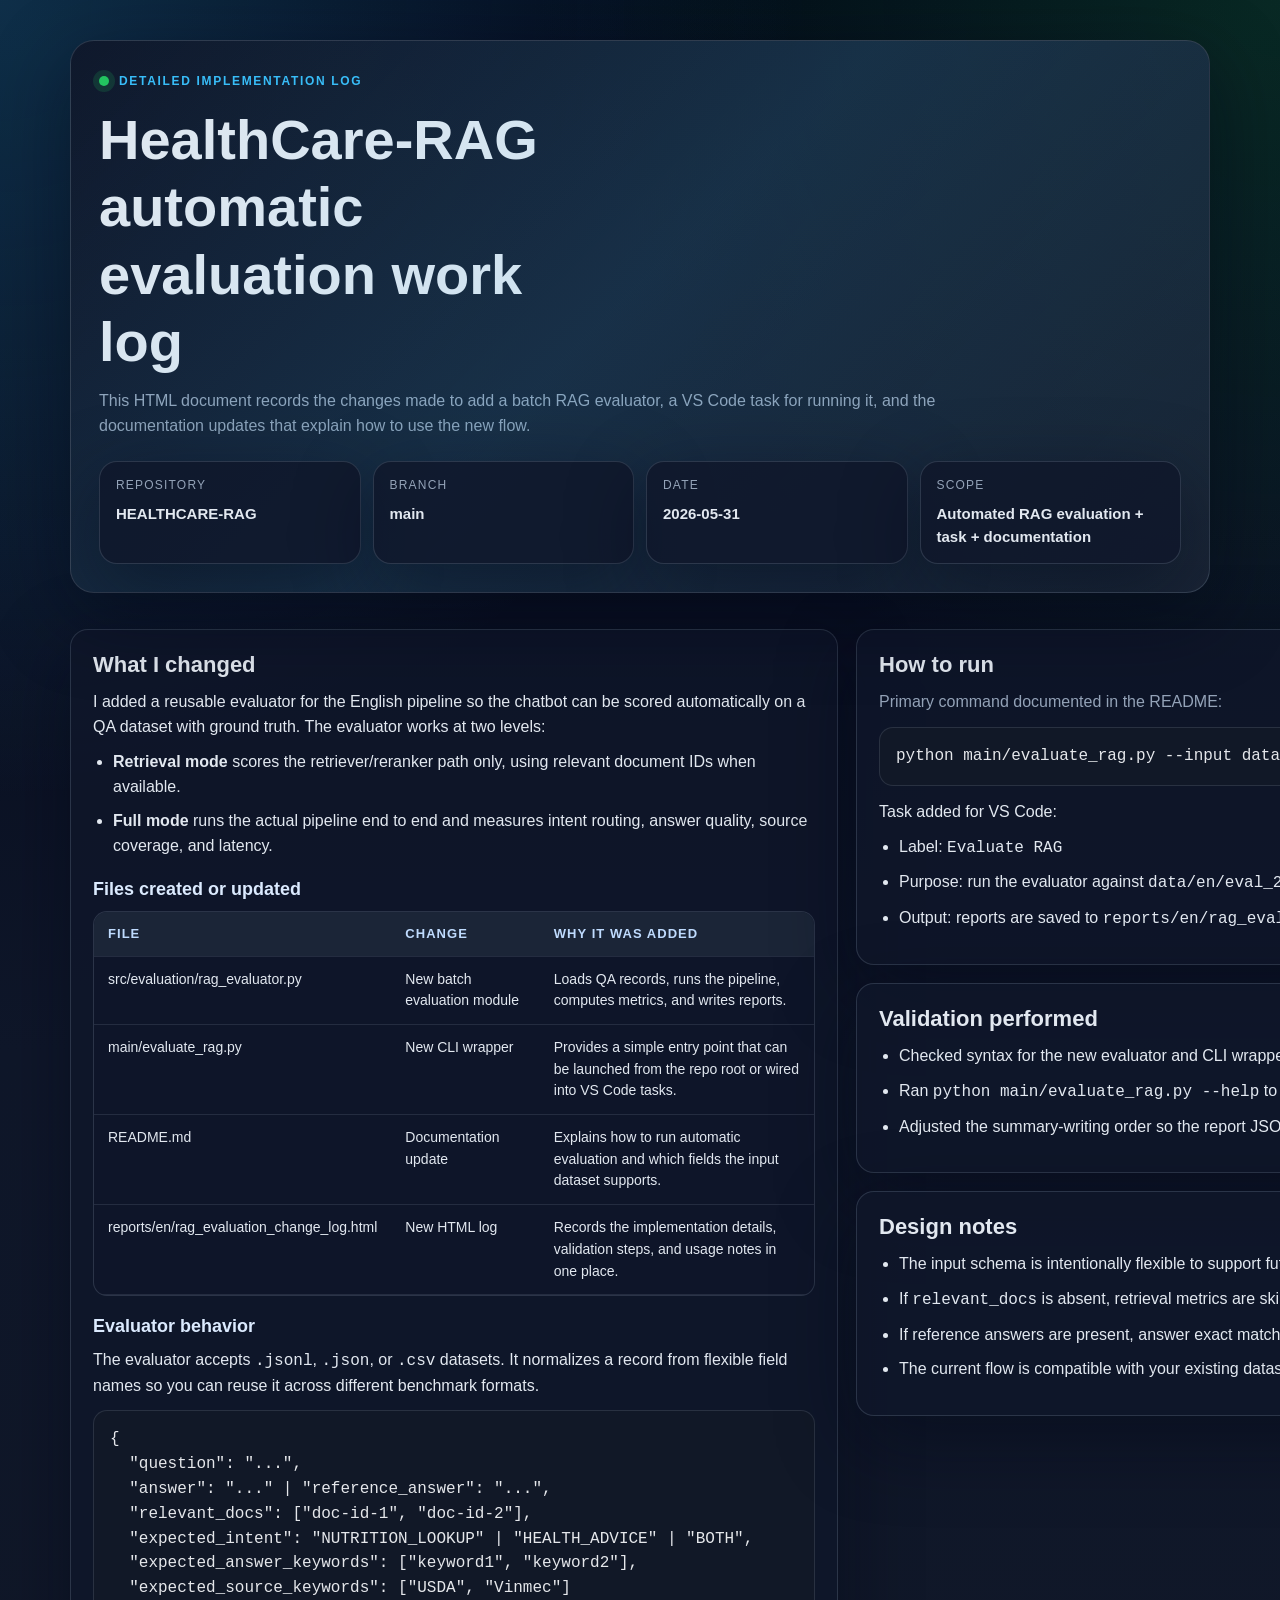
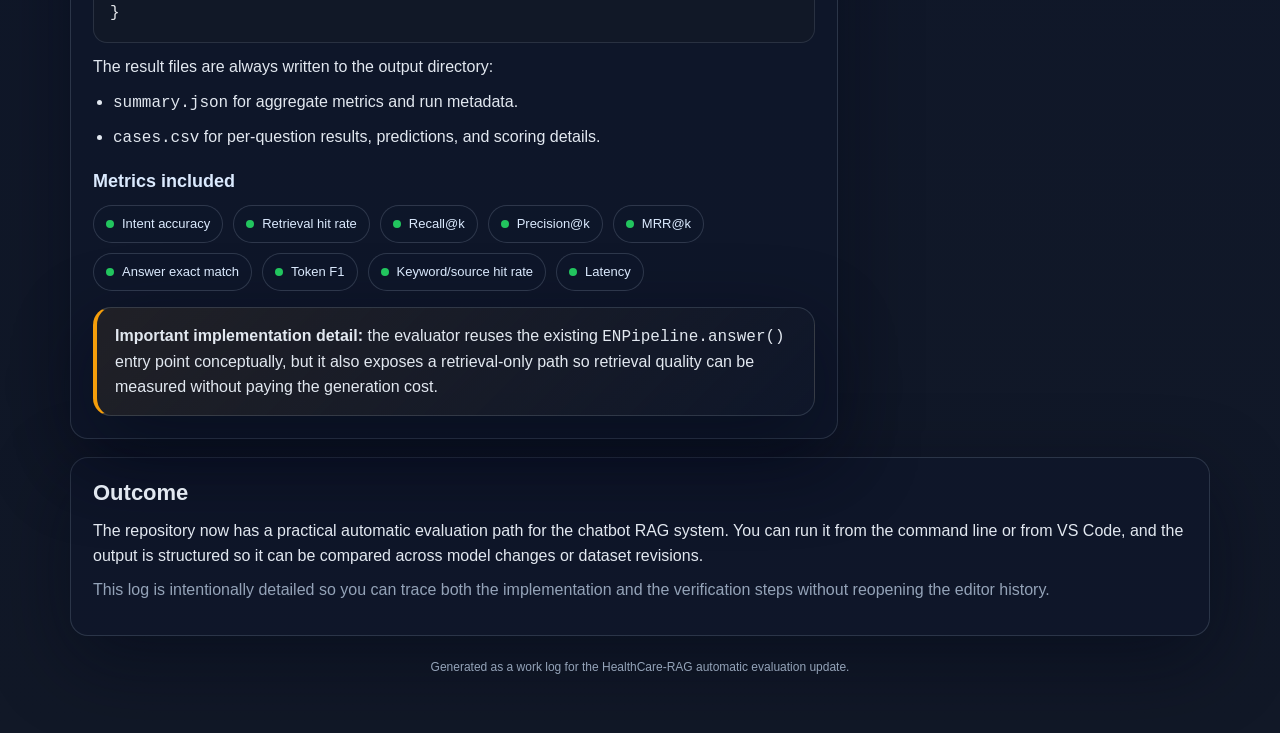
<file: reports/en/rag_evaluation_change_log.html>
<!doctype html>
<html lang="en">
<head>
  <meta charset="utf-8" />
  <meta name="viewport" content="width=device-width, initial-scale=1" />
  <title>HealthCare-RAG Evaluation Change Log</title>
  <style>
    :root {
      --bg: #0b1220;
      --panel: rgba(15, 23, 42, 0.82);
      --panel-strong: rgba(30, 41, 59, 0.92);
      --text: #e2e8f0;
      --muted: #94a3b8;
      --accent: #22c55e;
      --accent-2: #38bdf8;
      --border: rgba(148, 163, 184, 0.22);
      --code: #111827;
      --warn: #f59e0b;
      --shadow: 0 24px 80px rgba(2, 6, 23, 0.45);
    }

    * { box-sizing: border-box; }

    body {
      margin: 0;
      font-family: Inter, Segoe UI, Arial, sans-serif;
      color: var(--text);
      background:
        radial-gradient(circle at top left, rgba(56, 189, 248, 0.22), transparent 30%),
        radial-gradient(circle at top right, rgba(34, 197, 94, 0.18), transparent 28%),
        linear-gradient(180deg, #020617 0%, #0f172a 45%, #111827 100%);
      line-height: 1.55;
    }

    .page {
      max-width: 1180px;
      margin: 0 auto;
      padding: 40px 20px 56px;
    }

    .hero {
      background: linear-gradient(135deg, rgba(15, 23, 42, 0.92), rgba(30, 41, 59, 0.78));
      border: 1px solid var(--border);
      border-radius: 24px;
      padding: 28px;
      box-shadow: var(--shadow);
      position: relative;
      overflow: hidden;
    }

    .hero::after {
      content: "";
      position: absolute;
      inset: 0;
      background: linear-gradient(135deg, transparent 0%, rgba(56, 189, 248, 0.12) 48%, transparent 100%);
      pointer-events: none;
    }

    .eyebrow {
      display: inline-flex;
      align-items: center;
      gap: 10px;
      text-transform: uppercase;
      letter-spacing: 0.14em;
      font-size: 12px;
      color: var(--accent-2);
      margin-bottom: 16px;
      font-weight: 700;
    }

    .eyebrow span {
      width: 10px;
      height: 10px;
      border-radius: 999px;
      background: var(--accent);
      box-shadow: 0 0 0 6px rgba(34, 197, 94, 0.16);
    }

    h1, h2, h3 {
      margin: 0;
      line-height: 1.2;
    }

    h1 {
      font-size: clamp(32px, 5vw, 56px);
      max-width: 16ch;
      margin-bottom: 14px;
    }

    .subtitle {
      max-width: 900px;
      color: var(--muted);
      font-size: 16px;
      margin: 0 0 22px;
    }

    .meta-grid {
      display: grid;
      grid-template-columns: repeat(4, minmax(0, 1fr));
      gap: 12px;
      margin-top: 22px;
      position: relative;
      z-index: 1;
    }

    .meta-card, .section, .callout {
      background: var(--panel);
      border: 1px solid var(--border);
      border-radius: 18px;
      box-shadow: var(--shadow);
    }

    .meta-card {
      padding: 14px 16px;
      min-height: 92px;
    }

    .meta-label {
      color: var(--muted);
      font-size: 12px;
      text-transform: uppercase;
      letter-spacing: 0.1em;
      margin-bottom: 8px;
    }

    .meta-value {
      font-size: 15px;
      font-weight: 600;
      word-break: break-word;
    }

    .layout {
      display: grid;
      grid-template-columns: 1.4fr 0.9fr;
      gap: 18px;
      margin-top: 18px;
    }

    .section {
      padding: 22px;
      margin-top: 18px;
    }

    .section h2 {
      font-size: 22px;
      margin-bottom: 12px;
    }

    .section h3 {
      font-size: 18px;
      margin: 20px 0 10px;
      color: #dbeafe;
    }

    p, li {
      color: var(--text);
      margin: 0 0 10px;
    }

    .muted {
      color: var(--muted);
    }

    ul {
      padding-left: 20px;
      margin: 10px 0 0;
    }

    .table-wrap {
      overflow-x: auto;
      border-radius: 14px;
      border: 1px solid var(--border);
      margin-top: 10px;
      background: rgba(15, 23, 42, 0.6);
    }

    table {
      width: 100%;
      border-collapse: collapse;
      min-width: 720px;
    }

    th, td {
      padding: 12px 14px;
      border-bottom: 1px solid rgba(148, 163, 184, 0.16);
      vertical-align: top;
      text-align: left;
    }

    th {
      color: #bfdbfe;
      background: rgba(30, 41, 59, 0.82);
      font-size: 13px;
      text-transform: uppercase;
      letter-spacing: 0.08em;
    }

    td {
      font-size: 14px;
      color: var(--text);
    }

    code, pre {
      font-family: Consolas, Monaco, 'Courier New', monospace;
    }

    pre {
      margin: 12px 0 0;
      padding: 16px;
      background: var(--code);
      color: #e5e7eb;
      border-radius: 14px;
      overflow-x: auto;
      border: 1px solid rgba(148, 163, 184, 0.18);
    }

    .pill-row {
      display: flex;
      flex-wrap: wrap;
      gap: 10px;
      margin-top: 12px;
    }

    .pill {
      display: inline-flex;
      align-items: center;
      gap: 8px;
      border: 1px solid rgba(148, 163, 184, 0.24);
      background: rgba(15, 23, 42, 0.72);
      color: #dbeafe;
      padding: 8px 12px;
      border-radius: 999px;
      font-size: 13px;
      white-space: nowrap;
    }

    .pill::before {
      content: "";
      width: 8px;
      height: 8px;
      border-radius: 999px;
      background: var(--accent);
    }

    .callout {
      padding: 16px 18px;
      margin-top: 16px;
      border-left: 4px solid var(--warn);
      background: linear-gradient(135deg, rgba(245, 158, 11, 0.08), rgba(15, 23, 42, 0.8));
    }

    .footer {
      margin-top: 22px;
      font-size: 12px;
      color: var(--muted);
      text-align: center;
    }

    @media (max-width: 960px) {
      .meta-grid,
      .layout {
        grid-template-columns: 1fr 1fr;
      }
    }

    @media (max-width: 720px) {
      .page { padding: 18px 12px 30px; }
      .hero, .section, .meta-card { border-radius: 16px; }
      .meta-grid,
      .layout {
        grid-template-columns: 1fr;
      }
      h1 { max-width: none; }
    }
  </style>
</head>
<body>
  <main class="page">
    <section class="hero">
      <div class="eyebrow"><span></span> Detailed implementation log</div>
      <h1>HealthCare-RAG automatic evaluation work log</h1>
      <p class="subtitle">
        This HTML document records the changes made to add a batch RAG evaluator, a VS Code task for running it,
        and the documentation updates that explain how to use the new flow.
      </p>

      <div class="meta-grid">
        <div class="meta-card">
          <div class="meta-label">Repository</div>
          <div class="meta-value">HEALTHCARE-RAG</div>
        </div>
        <div class="meta-card">
          <div class="meta-label">Branch</div>
          <div class="meta-value">main</div>
        </div>
        <div class="meta-card">
          <div class="meta-label">Date</div>
          <div class="meta-value">2026-05-31</div>
        </div>
        <div class="meta-card">
          <div class="meta-label">Scope</div>
          <div class="meta-value">Automated RAG evaluation + task + documentation</div>
        </div>
      </div>
    </section>

    <div class="layout">
      <section class="section">
        <h2>What I changed</h2>
        <p>
          I added a reusable evaluator for the English pipeline so the chatbot can be scored automatically on a QA
          dataset with ground truth. The evaluator works at two levels:
        </p>
        <ul>
          <li><strong>Retrieval mode</strong> scores the retriever/reranker path only, using relevant document IDs when available.</li>
          <li><strong>Full mode</strong> runs the actual pipeline end to end and measures intent routing, answer quality, source coverage, and latency.</li>
        </ul>

        <h3>Files created or updated</h3>
        <div class="table-wrap">
          <table>
            <thead>
              <tr>
                <th>File</th>
                <th>Change</th>
                <th>Why it was added</th>
              </tr>
            </thead>
            <tbody>
              <tr>
                <td>src/evaluation/rag_evaluator.py</td>
                <td>New batch evaluation module</td>
                <td>Loads QA records, runs the pipeline, computes metrics, and writes reports.</td>
              </tr>
              <tr>
                <td>main/evaluate_rag.py</td>
                <td>New CLI wrapper</td>
                <td>Provides a simple entry point that can be launched from the repo root or wired into VS Code tasks.</td>
              </tr>
              <tr>
                <td>README.md</td>
                <td>Documentation update</td>
                <td>Explains how to run automatic evaluation and which fields the input dataset supports.</td>
              </tr>
              <tr>
                <td>reports/en/rag_evaluation_change_log.html</td>
                <td>New HTML log</td>
                <td>Records the implementation details, validation steps, and usage notes in one place.</td>
              </tr>
            </tbody>
          </table>
        </div>

        <h3>Evaluator behavior</h3>
        <p>
          The evaluator accepts <code>.jsonl</code>, <code>.json</code>, or <code>.csv</code> datasets. It normalizes a record
          from flexible field names so you can reuse it across different benchmark formats.
        </p>
        <pre>{
  "question": "...",
  "answer": "..." | "reference_answer": "...",
  "relevant_docs": ["doc-id-1", "doc-id-2"],
  "expected_intent": "NUTRITION_LOOKUP" | "HEALTH_ADVICE" | "BOTH",
  "expected_answer_keywords": ["keyword1", "keyword2"],
  "expected_source_keywords": ["USDA", "Vinmec"]
}</pre>

        <p style="margin-top:12px;">
          The result files are always written to the output directory:
        </p>
        <ul>
          <li><code>summary.json</code> for aggregate metrics and run metadata.</li>
          <li><code>cases.csv</code> for per-question results, predictions, and scoring details.</li>
        </ul>

        <h3>Metrics included</h3>
        <div class="pill-row">
          <span class="pill">Intent accuracy</span>
          <span class="pill">Retrieval hit rate</span>
          <span class="pill">Recall@k</span>
          <span class="pill">Precision@k</span>
          <span class="pill">MRR@k</span>
          <span class="pill">Answer exact match</span>
          <span class="pill">Token F1</span>
          <span class="pill">Keyword/source hit rate</span>
          <span class="pill">Latency</span>
        </div>

        <div class="callout">
          <strong>Important implementation detail:</strong> the evaluator reuses the existing <code>ENPipeline.answer()</code>
          entry point conceptually, but it also exposes a retrieval-only path so retrieval quality can be measured without
          paying the generation cost.
        </div>
      </section>

      <aside>
        <section class="section">
          <h2>How to run</h2>
          <p class="muted">Primary command documented in the README:</p>
          <pre>python main/evaluate_rag.py --input data/en/eval_200.jsonl --output-dir reports/en/rag_eval</pre>

          <p style="margin-top:14px;">Task added for VS Code:</p>
          <ul>
            <li>Label: <code>Evaluate RAG</code></li>
            <li>Purpose: run the evaluator against <code>data/en/eval_200.jsonl</code></li>
            <li>Output: reports are saved to <code>reports/en/rag_eval</code></li>
          </ul>
        </section>

        <section class="section">
          <h2>Validation performed</h2>
          <ul>
            <li>Checked syntax for the new evaluator and CLI wrapper with the workspace error tool.</li>
            <li>Ran <code>python main/evaluate_rag.py --help</code> to confirm the CLI loads cleanly.</li>
            <li>Adjusted the summary-writing order so the report JSON includes its own file paths before it is written.</li>
          </ul>
        </section>

        <section class="section">
          <h2>Design notes</h2>
          <ul>
            <li>The input schema is intentionally flexible to support future QA benchmarks without rewriting the evaluator.</li>
            <li>If <code>relevant_docs</code> is absent, retrieval metrics are skipped rather than failing the run.</li>
            <li>If reference answers are present, answer exact match and token F1 are computed; otherwise those fields stay empty.</li>
            <li>The current flow is compatible with your existing dataset at <code>data/en/eval_200.jsonl</code>.</li>
          </ul>
        </section>
      </aside>
    </div>

    <section class="section">
      <h2>Outcome</h2>
      <p>
        The repository now has a practical automatic evaluation path for the chatbot RAG system. You can run it from the
        command line or from VS Code, and the output is structured so it can be compared across model changes or dataset
        revisions.
      </p>
      <p class="muted">
        This log is intentionally detailed so you can trace both the implementation and the verification steps without
        reopening the editor history.
      </p>
    </section>

    <div class="footer">
      Generated as a work log for the HealthCare-RAG automatic evaluation update.
    </div>
  </main>
</body>
</html>
</file>
